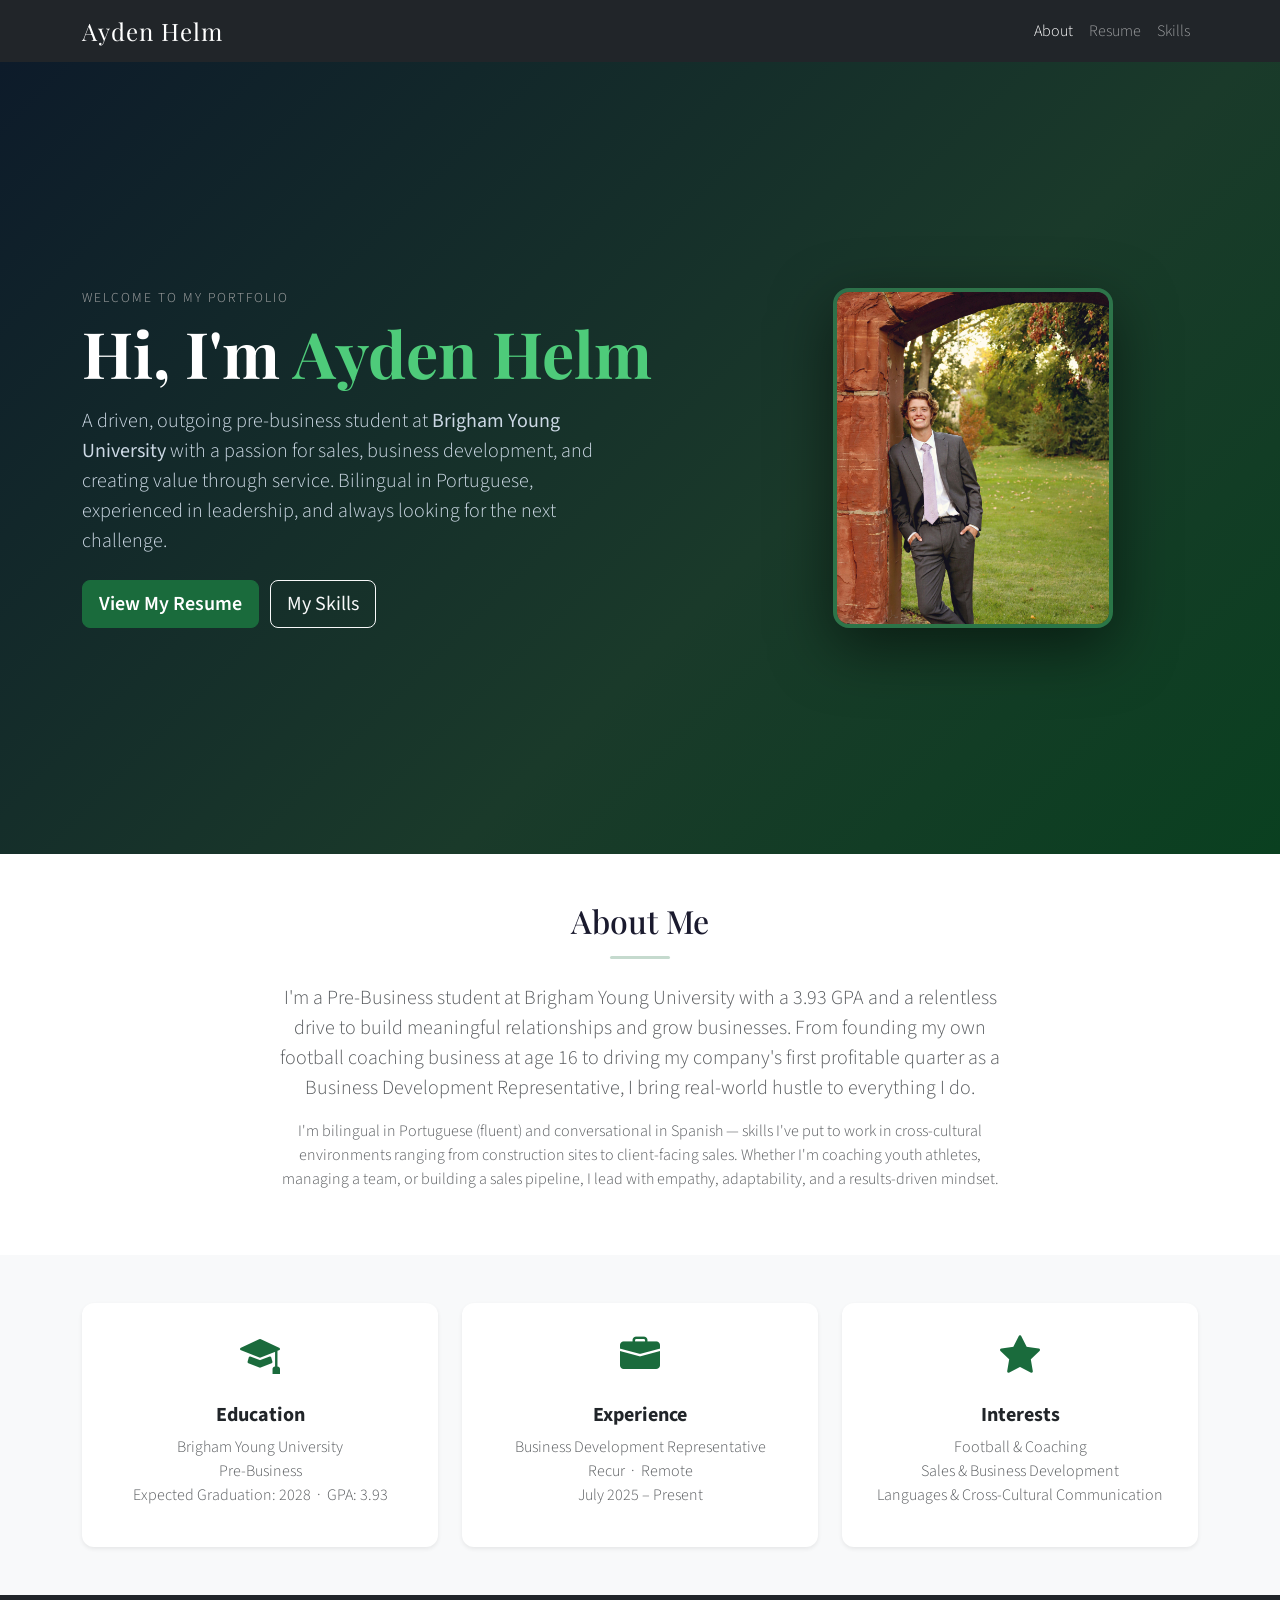
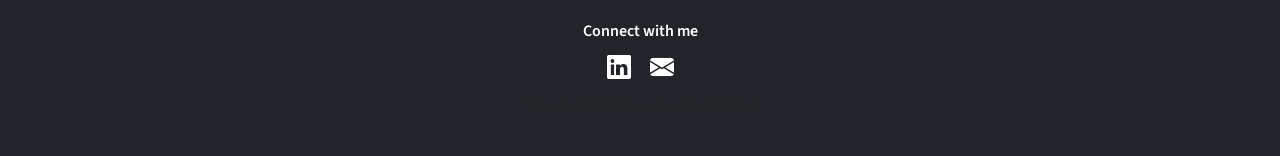
<file: index.html>
<!DOCTYPE html>
<html lang="en">
<head>
  <meta charset="UTF-8" />
  <meta name="viewport" content="width=device-width, initial-scale=1.0"/>
  <title>Ayden Helm | Portfolio</title>
  <link href="https://cdn.jsdelivr.net/npm/bootstrap@5.3.2/dist/css/bootstrap.min.css" rel="stylesheet"/>
  <link href="https://fonts.googleapis.com/css2?family=Playfair+Display:wght@700&family=Source+Sans+3:wght@300;400;600&display=swap" rel="stylesheet"/>
  <link rel="stylesheet" href="https://cdn.jsdelivr.net/npm/bootstrap-icons@1.11.3/font/bootstrap-icons.min.css"/>
  <link rel="stylesheet" href="custom1.css"/>
</head>
<body>

<nav class="navbar navbar-expand-lg navbar-dark bg-dark sticky-top">
  <div class="container">
    <a class="navbar-brand brand-name" href="index.html">Ayden Helm</a>
    <button class="navbar-toggler" type="button" data-bs-toggle="collapse" data-bs-target="#navbarNav">
      <span class="navbar-toggler-icon"></span>
    </button>
    <div class="collapse navbar-collapse" id="navbarNav">
      <ul class="navbar-nav ms-auto">
        <li class="nav-item"><a class="nav-link active" href="index.html">About</a></li>
        <li class="nav-item"><a class="nav-link" href="resume.html">Resume</a></li>
        <li class="nav-item"><a class="nav-link" href="skills.html">Skills</a></li>
      </ul>
    </div>
  </div>
</nav>

<section class="hero-section text-white d-flex align-items-center">
  <div class="container">
    <div class="row align-items-center">
      <div class="col-lg-7">
        <p class="hero-subtitle text-uppercase letter-spacing mb-2">Welcome to my portfolio</p>
        <h1 class="hero-title display-3 fw-bold mb-3">Hi, I'm <span class="text-accent">Ayden Helm</span></h1>
        <p class="hero-desc lead mb-4">
          A driven, outgoing pre-business student at <strong>Brigham Young University</strong> with a passion
          for sales, business development, and creating value through service. Bilingual in Portuguese,
          experienced in leadership, and always looking for the next challenge.
        </p>
        <a href="resume.html" class="btn btn-accent btn-lg me-2">View My Resume</a>
        <a href="skills.html" class="btn btn-outline-light btn-lg">My Skills</a>
      </div>
      <div class="col-lg-5 text-center mt-4 mt-lg-0">
        <img src="profile.jpg" alt="Ayden Helm" class="profile-photo mx-auto d-block"/>
      </div>
    </div>
  </div>
</section>

<section class="py-5 bg-white">
  <div class="container">
    <div class="row justify-content-center">
      <div class="col-lg-8 text-center">
        <h2 class="section-title mb-3">About Me</h2>
        <hr class="title-divider mx-auto mb-4"/>
        <p class="lead text-muted">
          I'm a Pre-Business student at Brigham Young University with a 3.93 GPA and a relentless drive to build
          meaningful relationships and grow businesses. From founding my own football coaching business at age 16
          to driving my company's first profitable quarter as a Business Development Representative, I bring
          real-world hustle to everything I do.
        </p>
        <p class="text-muted mt-3">
          I'm bilingual in Portuguese (fluent) and conversational in Spanish — skills I've put to work in
          cross-cultural environments ranging from construction sites to client-facing sales. Whether I'm
          coaching youth athletes, managing a team, or building a sales pipeline, I lead with empathy,
          adaptability, and a results-driven mindset.
        </p>
      </div>
    </div>
  </div>
</section>

<section class="py-5 bg-light">
  <div class="container">
    <div class="row text-center g-4">
      <div class="col-md-4">
        <div class="card h-100 shadow-sm border-0 highlight-card">
          <div class="card-body py-4">
            <i class="bi bi-mortarboard-fill highlight-icon mb-3"></i>
            <h5 class="fw-bold">Education</h5>
            <p class="text-muted">Brigham Young University<br/>Pre-Business<br/>Expected Graduation: 2028 &nbsp;·&nbsp; GPA: 3.93</p>
          </div>
        </div>
      </div>
      <div class="col-md-4">
        <div class="card h-100 shadow-sm border-0 highlight-card">
          <div class="card-body py-4">
            <i class="bi bi-briefcase-fill highlight-icon mb-3"></i>
            <h5 class="fw-bold">Experience</h5>
            <p class="text-muted">Business Development Representative<br/>Recur &nbsp;·&nbsp; Remote<br/>July 2025 – Present</p>
          </div>
        </div>
      </div>
      <div class="col-md-4">
        <div class="card h-100 shadow-sm border-0 highlight-card">
          <div class="card-body py-4">
            <i class="bi bi-star-fill highlight-icon mb-3"></i>
            <h5 class="fw-bold">Interests</h5>
            <p class="text-muted">Football &amp; Coaching<br/>Sales &amp; Business Development<br/>Languages &amp; Cross-Cultural Communication</p>
          </div>
        </div>
      </div>
    </div>
  </div>
</section>

<section class="py-4 bg-dark text-white text-center">
  <div class="container">
    <p class="mb-2 fw-semibold">Connect with me</p>
    <a href="https://www.linkedin.com/in/ayden-helm-78b754366/" class="text-white mx-2 fs-4" target="_blank" title="LinkedIn"><i class="bi bi-linkedin"></i></a>
    <a href="mailto:Aydenhelm1@gmail.com" class="text-white mx-2 fs-4" title="Email"><i class="bi bi-envelope-fill"></i></a>
    <p class="mt-2 text-muted small">Aydenhelm1@gmail.com &nbsp;·&nbsp; 801-289-6078</p>
  </div>
</section>

<script src="https://cdn.jsdelivr.net/npm/bootstrap@5.3.2/dist/js/bootstrap.bundle.min.js"></script>
</body>
</html>
</file>
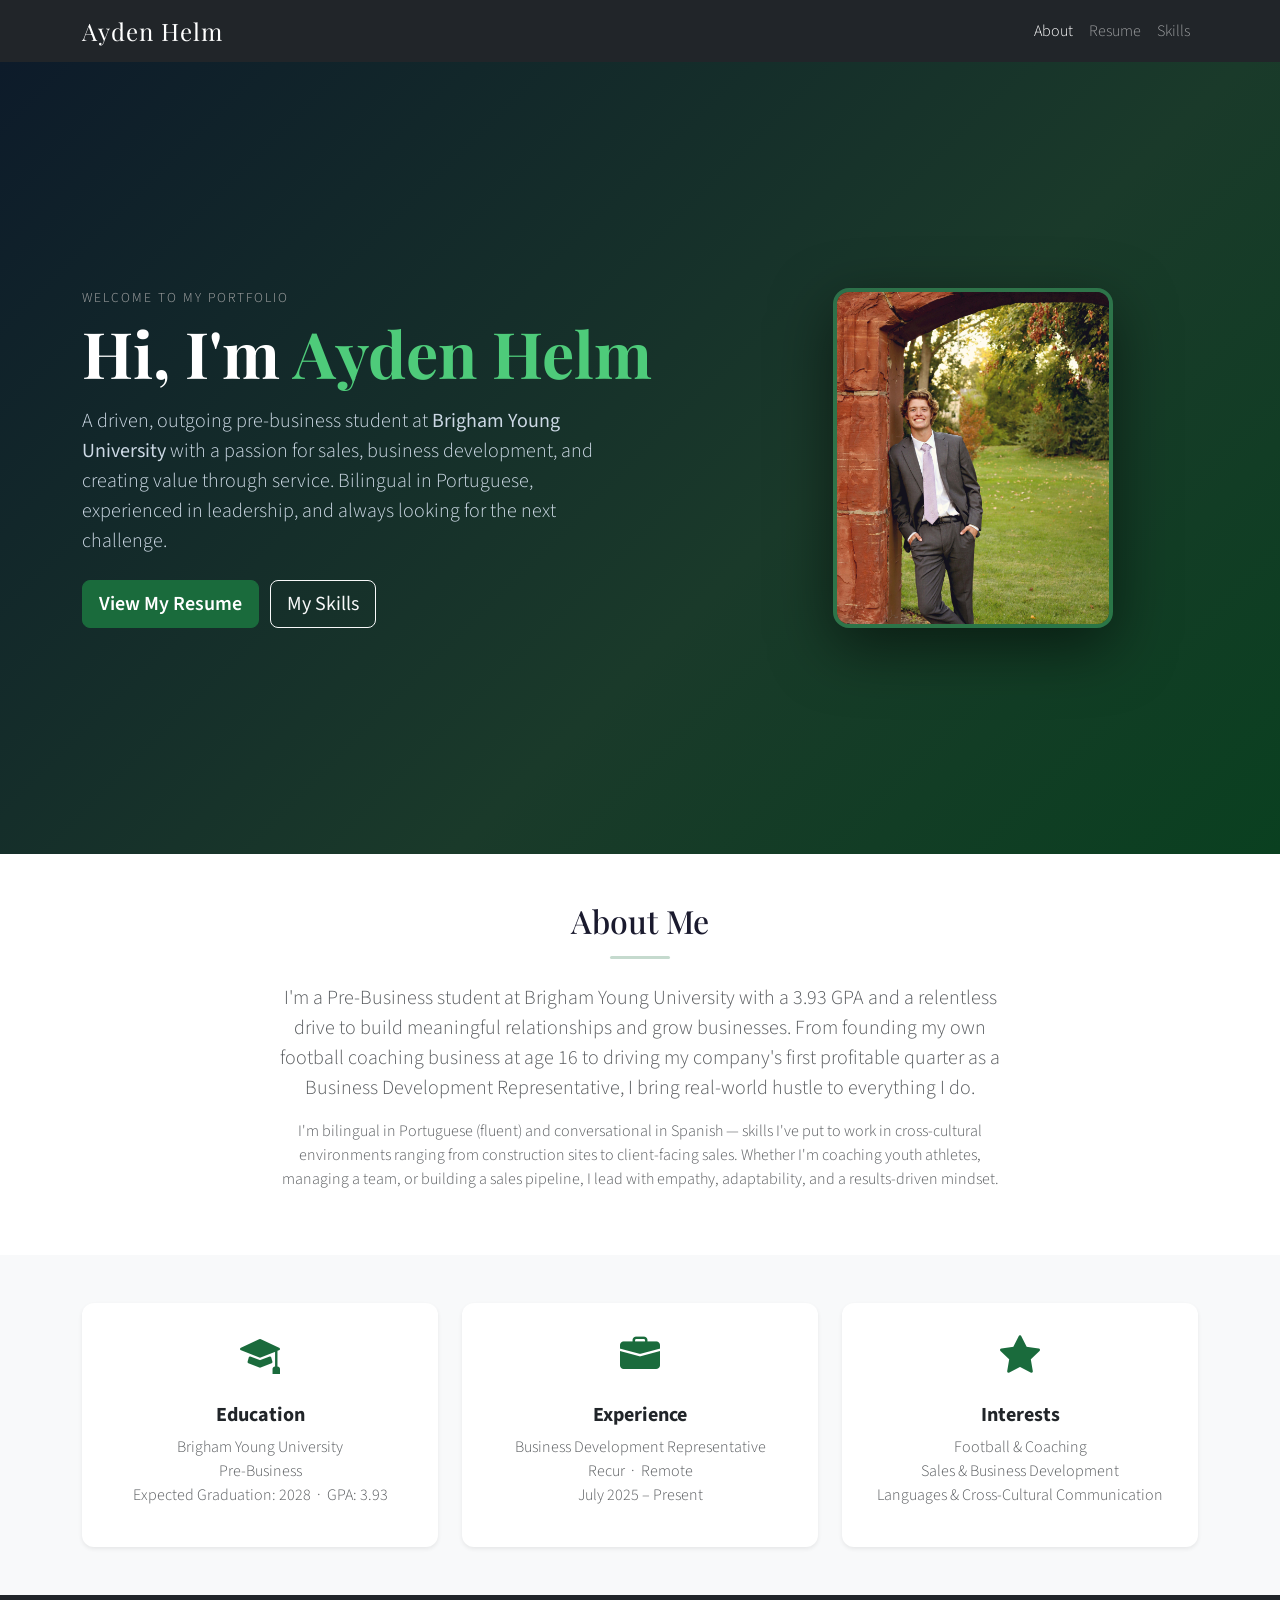
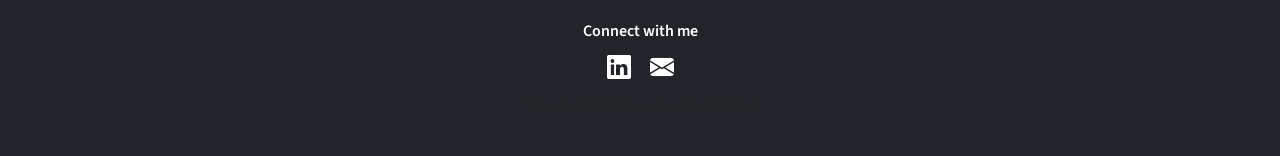
<file: index (1).html>
<!DOCTYPE html>
<html lang="en">
<head>
  <meta charset="UTF-8" />
  <meta name="viewport" content="width=device-width, initial-scale=1.0"/>
  <title>Ayden Helm | Portfolio</title>
  <link href="https://cdn.jsdelivr.net/npm/bootstrap@5.3.2/dist/css/bootstrap.min.css" rel="stylesheet"/>
  <link href="https://fonts.googleapis.com/css2?family=Playfair+Display:wght@700&family=Source+Sans+3:wght@300;400;600&display=swap" rel="stylesheet"/>
  <link rel="stylesheet" href="https://cdn.jsdelivr.net/npm/bootstrap-icons@1.11.3/font/bootstrap-icons.min.css"/>
  <link rel="stylesheet" href="custom1.css"/>
</head>
<body>

<nav class="navbar navbar-expand-lg navbar-dark bg-dark sticky-top">
  <div class="container">
    <a class="navbar-brand brand-name" href="index.html">Ayden Helm</a>
    <button class="navbar-toggler" type="button" data-bs-toggle="collapse" data-bs-target="#navbarNav">
      <span class="navbar-toggler-icon"></span>
    </button>
    <div class="collapse navbar-collapse" id="navbarNav">
      <ul class="navbar-nav ms-auto">
        <li class="nav-item"><a class="nav-link active" href="index.html">About</a></li>
        <li class="nav-item"><a class="nav-link" href="resume.html">Resume</a></li>
        <li class="nav-item"><a class="nav-link" href="skills.html">Skills</a></li>
      </ul>
    </div>
  </div>
</nav>

<section class="hero-section text-white d-flex align-items-center">
  <div class="container">
    <div class="row align-items-center">
      <div class="col-lg-7">
        <p class="hero-subtitle text-uppercase letter-spacing mb-2">Welcome to my portfolio</p>
        <h1 class="hero-title display-3 fw-bold mb-3">Hi, I'm <span class="text-accent">Ayden Helm</span></h1>
        <p class="hero-desc lead mb-4">
          A driven, outgoing pre-business student at <strong>Brigham Young University</strong> with a passion
          for sales, business development, and creating value through service. Bilingual in Portuguese,
          experienced in leadership, and always looking for the next challenge.
        </p>
        <a href="resume.html" class="btn btn-accent btn-lg me-2">View My Resume</a>
        <a href="skills.html" class="btn btn-outline-light btn-lg">My Skills</a>
      </div>
      <div class="col-lg-5 text-center mt-4 mt-lg-0">
        <img src="profile.jpg" alt="Ayden Helm" class="profile-photo mx-auto d-block"/>
      </div>
    </div>
  </div>
</section>

<section class="py-5 bg-white">
  <div class="container">
    <div class="row justify-content-center">
      <div class="col-lg-8 text-center">
        <h2 class="section-title mb-3">About Me</h2>
        <hr class="title-divider mx-auto mb-4"/>
        <p class="lead text-muted">
          I'm a Pre-Business student at Brigham Young University with a 3.93 GPA and a relentless drive to build
          meaningful relationships and grow businesses. From founding my own football coaching business at age 16
          to driving my company's first profitable quarter as a Business Development Representative, I bring
          real-world hustle to everything I do.
        </p>
        <p class="text-muted mt-3">
          I'm bilingual in Portuguese (fluent) and conversational in Spanish — skills I've put to work in
          cross-cultural environments ranging from construction sites to client-facing sales. Whether I'm
          coaching youth athletes, managing a team, or building a sales pipeline, I lead with empathy,
          adaptability, and a results-driven mindset.
        </p>
      </div>
    </div>
  </div>
</section>

<section class="py-5 bg-light">
  <div class="container">
    <div class="row text-center g-4">
      <div class="col-md-4">
        <div class="card h-100 shadow-sm border-0 highlight-card">
          <div class="card-body py-4">
            <i class="bi bi-mortarboard-fill highlight-icon mb-3"></i>
            <h5 class="fw-bold">Education</h5>
            <p class="text-muted">Brigham Young University<br/>Pre-Business<br/>Expected Graduation: 2028 &nbsp;·&nbsp; GPA: 3.93</p>
          </div>
        </div>
      </div>
      <div class="col-md-4">
        <div class="card h-100 shadow-sm border-0 highlight-card">
          <div class="card-body py-4">
            <i class="bi bi-briefcase-fill highlight-icon mb-3"></i>
            <h5 class="fw-bold">Experience</h5>
            <p class="text-muted">Business Development Representative<br/>Recur &nbsp;·&nbsp; Remote<br/>July 2025 – Present</p>
          </div>
        </div>
      </div>
      <div class="col-md-4">
        <div class="card h-100 shadow-sm border-0 highlight-card">
          <div class="card-body py-4">
            <i class="bi bi-star-fill highlight-icon mb-3"></i>
            <h5 class="fw-bold">Interests</h5>
            <p class="text-muted">Football &amp; Coaching<br/>Sales &amp; Business Development<br/>Languages &amp; Cross-Cultural Communication</p>
          </div>
        </div>
      </div>
    </div>
  </div>
</section>

<section class="py-4 bg-dark text-white text-center">
  <div class="container">
    <p class="mb-2 fw-semibold">Connect with me</p>
    <a href="https://linkedin.com/in/aydenhelm" class="text-white mx-2 fs-4" target="_blank" title="LinkedIn"><i class="bi bi-linkedin"></i></a>
    <a href="mailto:Aydenhelm1@gmail.com" class="text-white mx-2 fs-4" title="Email"><i class="bi bi-envelope-fill"></i></a>
    <p class="mt-2 text-muted small">Aydenhelm1@gmail.com &nbsp;·&nbsp; 801-289-6078</p>
  </div>
</section>

<script src="https://cdn.jsdelivr.net/npm/bootstrap@5.3.2/dist/js/bootstrap.bundle.min.js"></script>
</body>
</html>
</file>
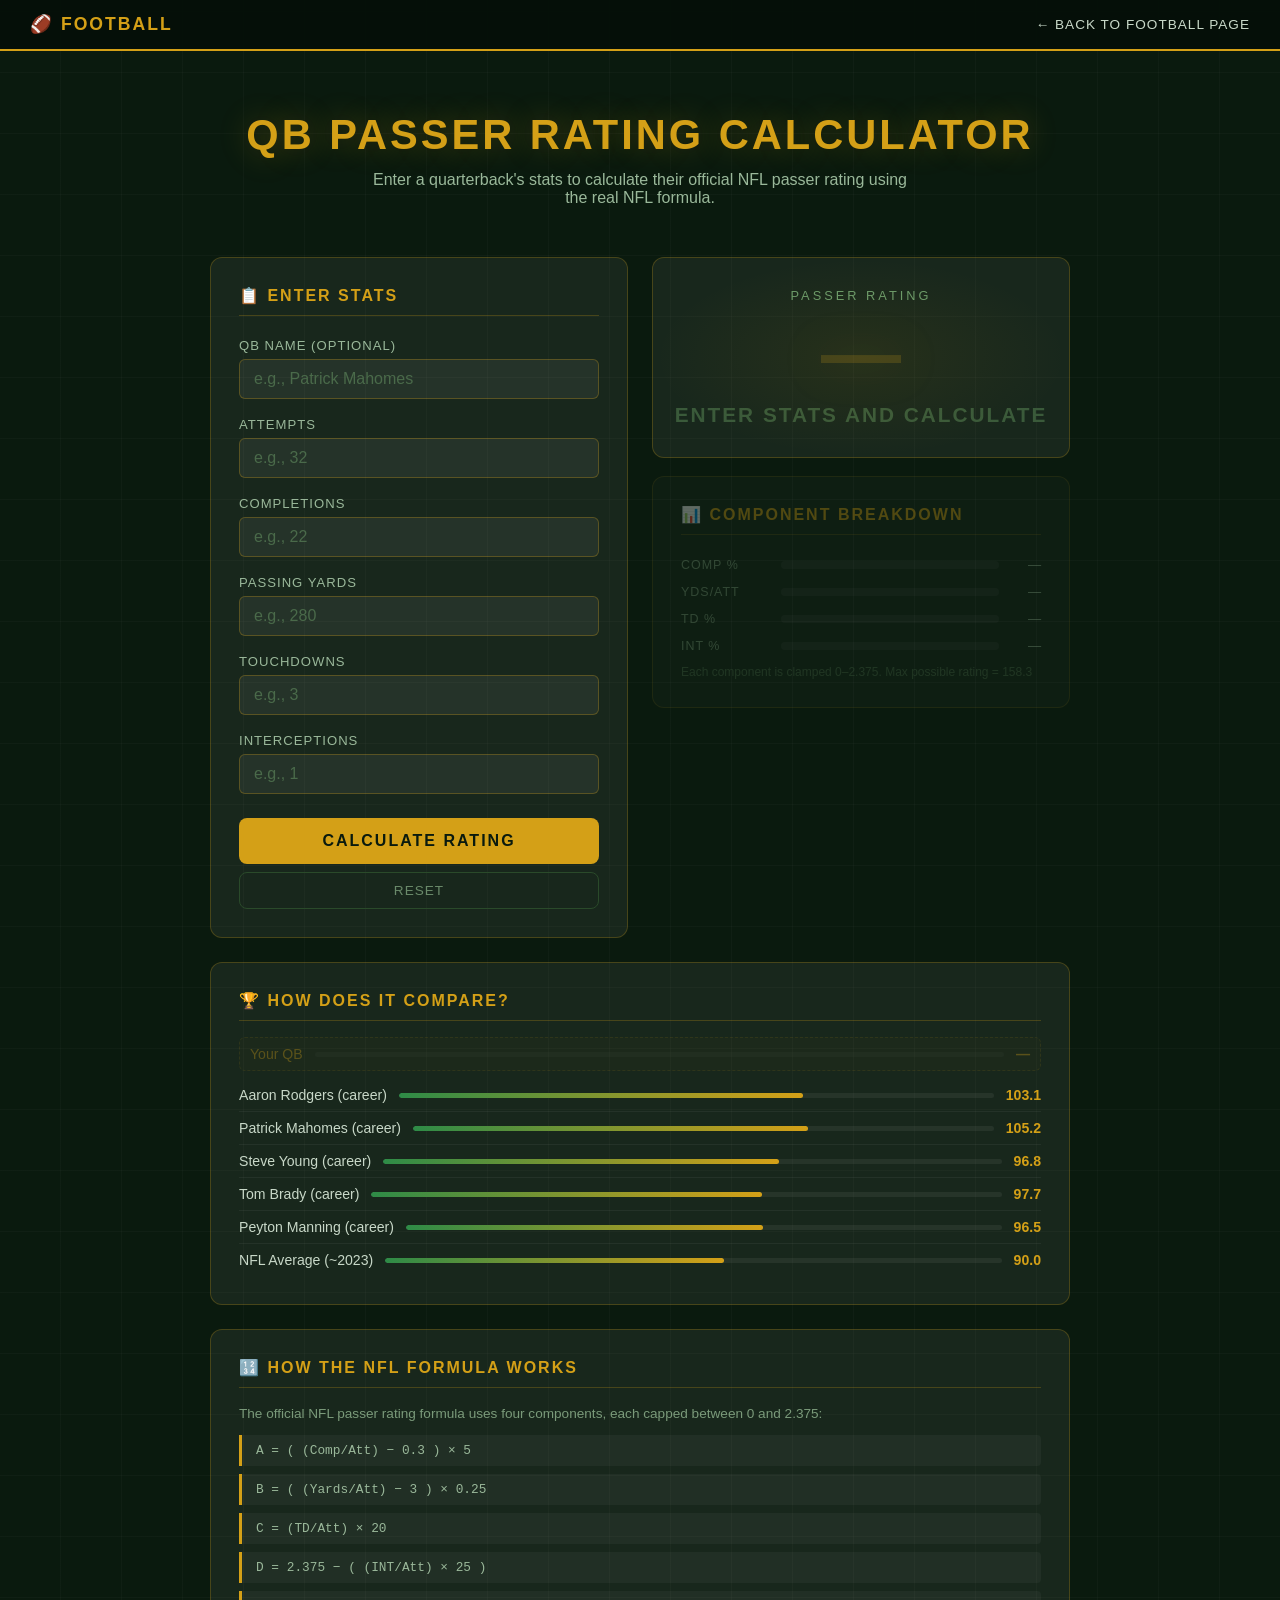
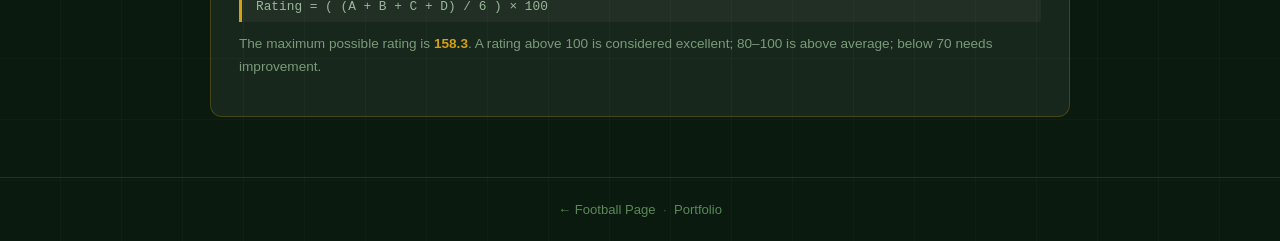
<file: qb-calculator.html>
<!DOCTYPE html>
<html lang="en">
<head>
  <meta charset="UTF-8"/>
  <meta name="viewport" content="width=device-width, initial-scale=1.0"/>
  <title>NFL QB Passer Rating Calculator</title>
  <style>
    :root {
      --green: #1a5c2a;
      --green-light: #2e8b47;
      --gold: #d4a017;
      --gold-light: #f0bc30;
      --dark: #0a1a0e;
      --card-bg: rgba(255,255,255,0.06);
      --border: rgba(212,160,23,0.25);
    }

    * { box-sizing: border-box; margin: 0; padding: 0; }

    body {
      font-family: 'Arial', sans-serif;
      background: #0a1a0e;
      background-image:
        repeating-linear-gradient(0deg, transparent, transparent 60px,
          rgba(255,255,255,0.025) 60px, rgba(255,255,255,0.025) 61px),
        repeating-linear-gradient(90deg, transparent, transparent 60px,
          rgba(255,255,255,0.025) 60px, rgba(255,255,255,0.025) 61px);
      color: #e8f0e8;
      min-height: 100vh;
    }

    /* ---- Nav ---- */
    nav {
      background: rgba(5,15,8,0.95);
      border-bottom: 2px solid var(--gold);
      padding: 14px 30px;
      display: flex;
      justify-content: space-between;
      align-items: center;
    }
    nav .logo {
      font-size: 1.1rem;
      font-weight: 900;
      color: var(--gold);
      text-transform: uppercase;
      letter-spacing: 2px;
      text-decoration: none;
    }
    nav a.back {
      color: #c8d8c8;
      text-decoration: none;
      font-size: 0.85rem;
      letter-spacing: 1px;
      text-transform: uppercase;
      transition: color 0.2s;
    }
    nav a.back:hover { color: var(--gold); }

    /* ---- Hero ---- */
    .hero {
      text-align: center;
      padding: 60px 20px 30px;
    }
    .hero h1 {
      font-size: 2.6rem;
      font-weight: 900;
      color: var(--gold);
      text-transform: uppercase;
      letter-spacing: 3px;
      text-shadow: 0 0 30px rgba(212,160,23,0.3);
    }
    .hero p {
      color: #9ab89a;
      margin-top: 12px;
      font-size: 1rem;
      max-width: 560px;
      margin-left: auto;
      margin-right: auto;
    }

    /* ---- Main Layout ---- */
    .main-container {
      max-width: 900px;
      margin: 0 auto;
      padding: 20px 20px 60px;
      display: grid;
      grid-template-columns: 1fr 1fr;
      gap: 24px;
    }

    @media (max-width: 680px) {
      .main-container { grid-template-columns: 1fr; }
      .result-panel { grid-column: 1; }
    }

    /* ---- Card ---- */
    .card {
      background: var(--card-bg);
      border: 1px solid var(--border);
      border-radius: 12px;
      padding: 28px;
    }

    .card h2 {
      font-size: 1rem;
      text-transform: uppercase;
      letter-spacing: 2px;
      color: var(--gold);
      margin-bottom: 22px;
      border-bottom: 1px solid var(--border);
      padding-bottom: 10px;
    }

    /* ---- Form ---- */
    .input-group {
      margin-bottom: 18px;
    }
    .input-group label {
      display: block;
      font-size: 0.82rem;
      text-transform: uppercase;
      letter-spacing: 1px;
      color: #9ab89a;
      margin-bottom: 6px;
    }
    .input-group input {
      width: 100%;
      background: rgba(255,255,255,0.06);
      border: 1px solid rgba(212,160,23,0.3);
      border-radius: 6px;
      padding: 10px 14px;
      color: #e8f0e8;
      font-size: 1rem;
      transition: border-color 0.2s;
      outline: none;
    }
    .input-group input:focus {
      border-color: var(--gold);
      background: rgba(255,255,255,0.09);
    }
    .input-group input::placeholder { color: #4a6a4a; }

    .input-group .hint {
      font-size: 0.75rem;
      color: #4a7a4a;
      margin-top: 4px;
    }

    .btn-calc {
      width: 100%;
      background: var(--gold);
      color: #0a1a0e;
      font-weight: 900;
      font-size: 1rem;
      text-transform: uppercase;
      letter-spacing: 2px;
      border: none;
      border-radius: 8px;
      padding: 14px;
      cursor: pointer;
      margin-top: 6px;
      transition: background 0.2s, transform 0.1s;
    }
    .btn-calc:hover { background: var(--gold-light); transform: scale(1.02); }
    .btn-calc:active { transform: scale(0.98); }

    .btn-reset {
      width: 100%;
      background: transparent;
      color: #6a8a6a;
      font-size: 0.85rem;
      text-transform: uppercase;
      letter-spacing: 1px;
      border: 1px solid #2a4a2a;
      border-radius: 8px;
      padding: 10px;
      cursor: pointer;
      margin-top: 8px;
      transition: border-color 0.2s, color 0.2s;
    }
    .btn-reset:hover { border-color: #4a7a4a; color: #9ab89a; }

    /* ---- Result Panel ---- */
    .result-panel {
      display: flex;
      flex-direction: column;
      gap: 18px;
    }

    /* Rating Display */
    .rating-display {
      text-align: center;
      padding: 30px 20px;
      position: relative;
      overflow: hidden;
    }

    .rating-display::before {
      content: '';
      position: absolute;
      inset: 0;
      border-radius: 12px;
      background: radial-gradient(ellipse at center, rgba(212,160,23,0.08) 0%, transparent 70%);
    }

    .rating-label {
      font-size: 0.8rem;
      text-transform: uppercase;
      letter-spacing: 3px;
      color: #6a9a6a;
      margin-bottom: 10px;
    }

    .rating-number {
      font-size: 5rem;
      font-weight: 900;
      color: var(--gold);
      line-height: 1;
      text-shadow: 0 0 40px rgba(212,160,23,0.4);
      transition: all 0.4s;
    }

    .rating-number.hidden { opacity: 0.2; }

    .rating-grade {
      font-size: 1.3rem;
      font-weight: bold;
      margin-top: 10px;
      text-transform: uppercase;
      letter-spacing: 2px;
      transition: color 0.4s;
    }

    .grade-elite { color: #00e676; }
    .grade-great { color: #69f0ae; }
    .grade-good  { color: #b9f6ca; }
    .grade-avg   { color: #ffd54f; }
    .grade-poor  { color: #ff8a65; }
    .grade-bad   { color: #ef5350; }
    .grade-empty { color: #3a5a3a; }

    /* Component Bars */
    .component-bars { }
    .comp-row {
      display: flex;
      align-items: center;
      margin-bottom: 12px;
      gap: 10px;
    }
    .comp-name {
      font-size: 0.78rem;
      text-transform: uppercase;
      letter-spacing: 1px;
      color: #7a9a7a;
      width: 90px;
      flex-shrink: 0;
    }
    .comp-bar-bg {
      flex: 1;
      height: 8px;
      background: rgba(255,255,255,0.07);
      border-radius: 4px;
      overflow: hidden;
    }
    .comp-bar-fill {
      height: 100%;
      border-radius: 4px;
      background: var(--gold);
      width: 0%;
      transition: width 0.5s ease;
    }
    .comp-value {
      font-size: 0.82rem;
      color: #9ab89a;
      width: 32px;
      text-align: right;
      flex-shrink: 0;
    }

    /* Formula Explanation */
    .formula-card h2 { margin-bottom: 14px; }
    .formula-card p {
      font-size: 0.85rem;
      color: #7a9a7a;
      line-height: 1.7;
      margin-bottom: 10px;
    }
    .formula-card .formula-step {
      background: rgba(255,255,255,0.04);
      border-left: 3px solid var(--gold);
      padding: 8px 14px;
      margin-bottom: 8px;
      border-radius: 0 4px 4px 0;
      font-size: 0.8rem;
      color: #9ab89a;
      font-family: 'Courier New', monospace;
    }

    /* Hall of Fame comparison */
    .hof-card h2 { margin-bottom: 16px; }
    .hof-row {
      display: flex;
      justify-content: space-between;
      align-items: center;
      padding: 8px 0;
      border-bottom: 1px solid rgba(255,255,255,0.05);
      font-size: 0.88rem;
    }
    .hof-row:last-child { border-bottom: none; }
    .hof-name { color: #c8d8c8; }
    .hof-rating { color: var(--gold); font-weight: bold; }
    .hof-bar-bg {
      flex: 1;
      height: 5px;
      background: rgba(255,255,255,0.06);
      border-radius: 3px;
      margin: 0 12px;
      overflow: hidden;
    }
    .hof-bar-fill {
      height: 100%;
      border-radius: 3px;
      background: linear-gradient(90deg, var(--green-light), var(--gold));
    }

    /* Your rating marker in HOF */
    .hof-your-row {
      background: rgba(212,160,23,0.07);
      border-radius: 6px;
      padding: 8px 10px;
      margin: 8px 0;
      border: 1px dashed rgba(212,160,23,0.3);
      display: flex;
      justify-content: space-between;
      align-items: center;
      font-size: 0.88rem;
    }
    .hof-your-row .hof-name { color: var(--gold); }

    .hidden-until-calc { opacity: 0.35; transition: opacity 0.4s; }
    .visible { opacity: 1 !important; }

    footer {
      text-align: center;
      padding: 24px;
      color: #3a5a3a;
      font-size: 0.82rem;
      border-top: 1px solid #1a3a1a;
    }
    footer a { color: #5a8a5a; text-decoration: none; }
    footer a:hover { color: var(--gold); }
  </style>
</head>
<body>

<nav>
  <a href="football.html" class="logo">🏈 Football</a>
  <a href="football.html" class="back">← Back to Football Page</a>
</nav>

<div class="hero">
  <h1>QB Passer Rating Calculator</h1>
  <p>Enter a quarterback's stats to calculate their official NFL passer rating using the real NFL formula.</p>
</div>

<div class="main-container">

  <!-- INPUT CARD -->
  <div class="card">
    <h2>📋 Enter Stats</h2>

    <div class="input-group">
      <label>QB Name (optional)</label>
      <input type="text" id="qbName" placeholder="e.g., Patrick Mahomes"/>
    </div>

    <div class="input-group">
      <label>Attempts</label>
      <input type="number" id="attempts" placeholder="e.g., 32" min="1"/>
    </div>

    <div class="input-group">
      <label>Completions</label>
      <input type="number" id="completions" placeholder="e.g., 22" min="0"/>
    </div>

    <div class="input-group">
      <label>Passing Yards</label>
      <input type="number" id="yards" placeholder="e.g., 280" min="0"/>
    </div>

    <div class="input-group">
      <label>Touchdowns</label>
      <input type="number" id="touchdowns" placeholder="e.g., 3" min="0"/>
    </div>

    <div class="input-group">
      <label>Interceptions</label>
      <input type="number" id="interceptions" placeholder="e.g., 1" min="0"/>
    </div>

    <button class="btn-calc" onclick="calculate()">Calculate Rating</button>
    <button class="btn-reset" onclick="resetAll()">Reset</button>
  </div>

  <!-- RIGHT COLUMN -->
  <div class="result-panel">

    <!-- Main Rating -->
    <div class="card rating-display">
      <div class="rating-label">Passer Rating</div>
      <div class="rating-number hidden" id="ratingNumber">—</div>
      <div class="rating-grade grade-empty" id="ratingGrade">Enter stats and calculate</div>
    </div>

    <!-- Component Breakdown -->
    <div class="card hidden-until-calc" id="componentCard">
      <h2>📊 Component Breakdown</h2>
      <div class="comp-row">
        <span class="comp-name">Comp %</span>
        <div class="comp-bar-bg"><div class="comp-bar-fill" id="bar-a"></div></div>
        <span class="comp-value" id="val-a">—</span>
      </div>
      <div class="comp-row">
        <span class="comp-name">Yds/Att</span>
        <div class="comp-bar-bg"><div class="comp-bar-fill" id="bar-b"></div></div>
        <span class="comp-value" id="val-b">—</span>
      </div>
      <div class="comp-row">
        <span class="comp-name">TD %</span>
        <div class="comp-bar-bg"><div class="comp-bar-fill" id="bar-c"></div></div>
        <span class="comp-value" id="val-c">—</span>
      </div>
      <div class="comp-row">
        <span class="comp-name">INT %</span>
        <div class="comp-bar-bg"><div class="comp-bar-fill" id="bar-d"></div></div>
        <span class="comp-value" id="val-d">—</span>
      </div>
      <p style="font-size:0.75rem; color:#4a6a4a; margin-top:8px;">Each component is clamped 0–2.375. Max possible rating = 158.3</p>
    </div>

  </div>

  <!-- HOF Comparison — full width -->
  <div class="card hof-card" style="grid-column: 1 / -1;">
    <h2>🏆 How Does It Compare?</h2>

    <!-- Your rating row (hidden until calculated) -->
    <div class="hof-your-row hidden-until-calc" id="yourRow">
      <span class="hof-name" id="yourName">Your QB</span>
      <div class="hof-bar-bg"><div class="hof-bar-fill" id="yourBar" style="width:0%"></div></div>
      <span class="hof-rating" id="yourRating">—</span>
    </div>

    <div class="hof-row">
      <span class="hof-name">Aaron Rodgers (career)</span>
      <div class="hof-bar-bg"><div class="hof-bar-fill" style="width:68%"></div></div>
      <span class="hof-rating">103.1</span>
    </div>
    <div class="hof-row">
      <span class="hof-name">Patrick Mahomes (career)</span>
      <div class="hof-bar-bg"><div class="hof-bar-fill" style="width:68%"></div></div>
      <span class="hof-rating">105.2</span>
    </div>
    <div class="hof-row">
      <span class="hof-name">Steve Young (career)</span>
      <div class="hof-bar-bg"><div class="hof-bar-fill" style="width:64%"></div></div>
      <span class="hof-rating">96.8</span>
    </div>
    <div class="hof-row">
      <span class="hof-name">Tom Brady (career)</span>
      <div class="hof-bar-bg"><div class="hof-bar-fill" style="width:62%"></div></div>
      <span class="hof-rating">97.7</span>
    </div>
    <div class="hof-row">
      <span class="hof-name">Peyton Manning (career)</span>
      <div class="hof-bar-bg"><div class="hof-bar-fill" style="width:60%"></div></div>
      <span class="hof-rating">96.5</span>
    </div>
    <div class="hof-row">
      <span class="hof-name">NFL Average (~2023)</span>
      <div class="hof-bar-bg"><div class="hof-bar-fill" style="width:55%"></div></div>
      <span class="hof-rating">90.0</span>
    </div>
  </div>

  <!-- Formula Card — full width -->
  <div class="card formula-card" style="grid-column: 1 / -1;">
    <h2>🔢 How the NFL Formula Works</h2>
    <p>The official NFL passer rating formula uses four components, each capped between 0 and 2.375:</p>
    <div class="formula-step">A = ( (Comp/Att) − 0.3 ) × 5</div>
    <div class="formula-step">B = ( (Yards/Att) − 3 ) × 0.25</div>
    <div class="formula-step">C = (TD/Att) × 20</div>
    <div class="formula-step">D = 2.375 − ( (INT/Att) × 25 )</div>
    <div class="formula-step">Rating = ( (A + B + C + D) / 6 ) × 100</div>
    <p style="margin-top:10px;">The maximum possible rating is <strong style="color:var(--gold)">158.3</strong>. A rating above 100 is considered excellent; 80–100 is above average; below 70 needs improvement.</p>
  </div>

</div>

<footer>
  <a href="football.html">← Football Page</a> &nbsp;·&nbsp;
  <a href="index.html">Portfolio</a>
</footer>

<script>
  function clamp(val, min, max) {
    return Math.min(Math.max(val, min), max);
  }

  function calculate() {
    const att   = parseFloat(document.getElementById('attempts').value);
    const comp  = parseFloat(document.getElementById('completions').value);
    const yards = parseFloat(document.getElementById('yards').value);
    const td    = parseFloat(document.getElementById('touchdowns').value);
    const ints  = parseFloat(document.getElementById('interceptions').value);
    const name  = document.getElementById('qbName').value.trim() || 'Your QB';

    // Validation
    if (isNaN(att) || att <= 0) { alert('Please enter a valid number of attempts (must be > 0).'); return; }
    if (isNaN(comp) || isNaN(yards) || isNaN(td) || isNaN(ints)) { alert('Please fill in all stat fields.'); return; }
    if (comp > att) { alert('Completions cannot exceed attempts.'); return; }
    if (td > att || ints > att) { alert('TDs and INTs cannot exceed attempts.'); return; }

    // Four components
    const a = clamp(((comp / att) - 0.3) * 5,   0, 2.375);
    const b = clamp(((yards / att) - 3) * 0.25, 0, 2.375);
    const c = clamp((td / att) * 20,             0, 2.375);
    const d = clamp(2.375 - ((ints / att) * 25), 0, 2.375);

    const rating = ((a + b + c + d) / 6) * 100;
    const rounded = Math.round(rating * 10) / 10;

    // Update main display
    const ratingEl = document.getElementById('ratingNumber');
    ratingEl.textContent = rounded.toFixed(1);
    ratingEl.classList.remove('hidden');

    // Grade
    let grade, gradeClass;
    if (rounded >= 130)      { grade = '🐐 All-Time Great';   gradeClass = 'grade-elite'; }
    else if (rounded >= 110) { grade = '⭐ Elite Performance'; gradeClass = 'grade-elite'; }
    else if (rounded >= 100) { grade = '🔥 Excellent';         gradeClass = 'grade-great'; }
    else if (rounded >= 90)  { grade = '✅ Above Average';     gradeClass = 'grade-good';  }
    else if (rounded >= 80)  { grade = '➡️ Average';           gradeClass = 'grade-avg';   }
    else if (rounded >= 65)  { grade = '⚠️ Below Average';    gradeClass = 'grade-poor';  }
    else                     { grade = '❌ Struggling';        gradeClass = 'grade-bad';   }

    const gradeEl = document.getElementById('ratingGrade');
    gradeEl.textContent = grade;
    gradeEl.className = 'rating-grade ' + gradeClass;

    // Component bars (each out of 2.375 max)
    const components = [
      { bar: 'bar-a', val: 'val-a', value: a },
      { bar: 'bar-b', val: 'val-b', value: b },
      { bar: 'bar-c', val: 'val-c', value: c },
      { bar: 'bar-d', val: 'val-d', value: d },
    ];
    components.forEach(comp => {
      document.getElementById(comp.bar).style.width = ((comp.value / 2.375) * 100) + '%';
      document.getElementById(comp.val).textContent = (Math.round(comp.value * 100) / 100).toFixed(2);
    });

    // Show hidden cards
    document.getElementById('componentCard').classList.add('visible');
    document.getElementById('yourRow').classList.add('visible');

    // Your bar in HOF (max rating ~158.3, scale bar to that)
    document.getElementById('yourName').textContent = name;
    document.getElementById('yourRating').textContent = rounded.toFixed(1);
    document.getElementById('yourBar').style.width = ((rounded / 158.3) * 100) + '%';
  }

  function resetAll() {
    ['attempts','completions','yards','touchdowns','interceptions','qbName'].forEach(id => {
      document.getElementById(id).value = '';
    });
    document.getElementById('ratingNumber').textContent = '—';
    document.getElementById('ratingNumber').classList.add('hidden');
    document.getElementById('ratingGrade').textContent = 'Enter stats and calculate';
    document.getElementById('ratingGrade').className = 'rating-grade grade-empty';
    ['bar-a','bar-b','bar-c','bar-d'].forEach(id => document.getElementById(id).style.width = '0%');
    ['val-a','val-b','val-c','val-d'].forEach(id => document.getElementById(id).textContent = '—');
    document.getElementById('componentCard').classList.remove('visible');
    document.getElementById('yourRow').classList.remove('visible');
    document.getElementById('yourBar').style.width = '0%';
  }

  // Allow Enter key to trigger calculation
  document.addEventListener('keydown', e => { if (e.key === 'Enter') calculate(); });
</script>

</body>
</html>
</file>
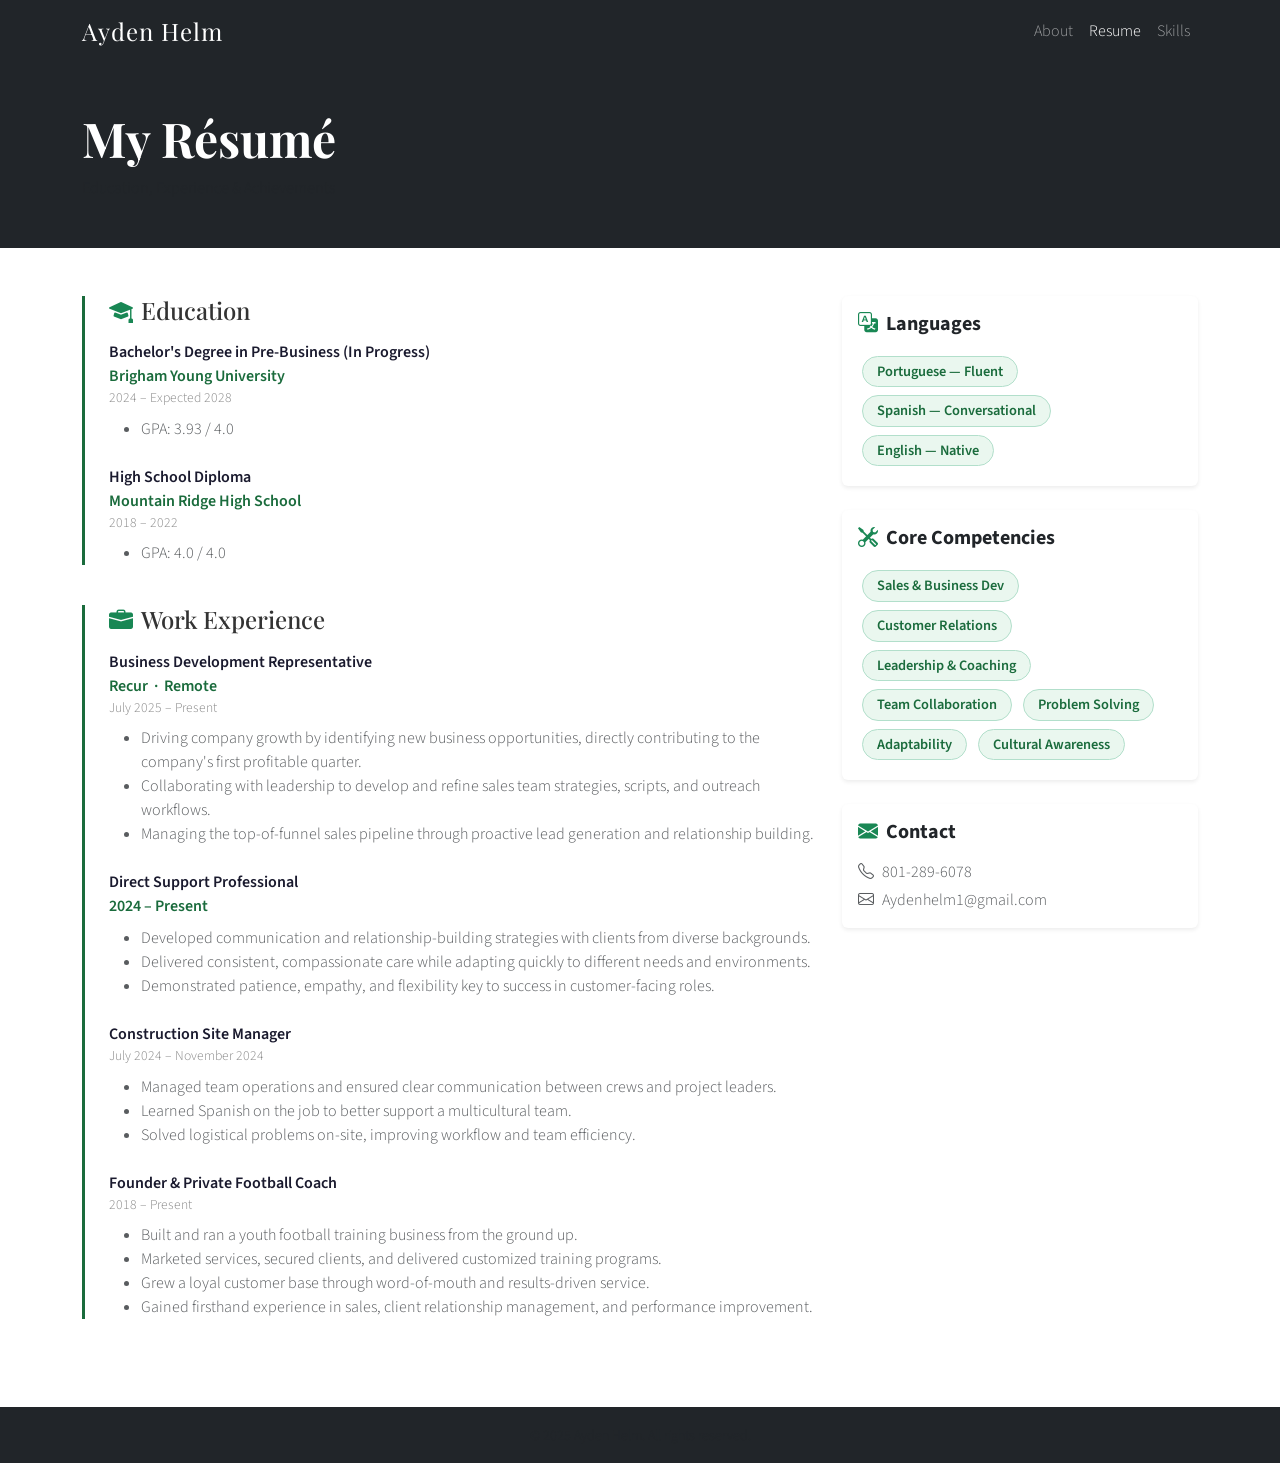
<file: resume (1).html>
<!DOCTYPE html>
<html lang="en">
<head>
  <meta charset="UTF-8"/>
  <meta name="viewport" content="width=device-width, initial-scale=1.0"/>
  <title>Resume | Ayden Helm</title>
  <link href="https://cdn.jsdelivr.net/npm/bootstrap@5.3.2/dist/css/bootstrap.min.css" rel="stylesheet"/>
  <link href="https://fonts.googleapis.com/css2?family=Playfair+Display:wght@700&family=Source+Sans+3:wght@300;400;600&display=swap" rel="stylesheet"/>
  <link rel="stylesheet" href="https://cdn.jsdelivr.net/npm/bootstrap-icons@1.11.3/font/bootstrap-icons.min.css"/>
  <link rel="stylesheet" href="custom1.css"/>
</head>
<body>

<nav class="navbar navbar-expand-lg navbar-dark bg-dark sticky-top">
  <div class="container">
    <a class="navbar-brand brand-name" href="index.html">Ayden Helm</a>
    <button class="navbar-toggler" type="button" data-bs-toggle="collapse" data-bs-target="#navbarNav">
      <span class="navbar-toggler-icon"></span>
    </button>
    <div class="collapse navbar-collapse" id="navbarNav">
      <ul class="navbar-nav ms-auto">
        <li class="nav-item"><a class="nav-link" href="index.html">About</a></li>
        <li class="nav-item"><a class="nav-link active" href="resume.html">Resume</a></li>
        <li class="nav-item"><a class="nav-link" href="skills.html">Skills</a></li>
      </ul>
    </div>
  </div>
</nav>

<div class="bg-dark text-white py-5">
  <div class="container">
    <h1 class="display-5 fw-bold" style="font-family:'Playfair Display',serif;">My Résumé</h1>
    <p class="text-muted mb-0">Education, Experience &amp; Achievements</p>
  </div>
</div>

<section class="py-5 bg-white">
  <div class="container">
    <div class="row">

      <div class="col-lg-8">

        <!-- Education -->
        <div class="resume-section">
          <h4 class="mb-3"><i class="bi bi-mortarboard-fill me-2 text-success"></i>Education</h4>
          <div class="resume-item">
            <div class="job-title">Bachelor's Degree in Pre-Business (In Progress)</div>
            <div class="company">Brigham Young University</div>
            <div class="dates">2024 – Expected 2028</div>
            <ul class="mt-2 text-muted">
              <li>GPA: 3.93 / 4.0</li>
            </ul>
          </div>
          <div class="resume-item">
            <div class="job-title">High School Diploma</div>
            <div class="company">Mountain Ridge High School</div>
            <div class="dates">2018 – 2022</div>
            <ul class="mt-2 text-muted">
              <li>GPA: 4.0 / 4.0</li>
            </ul>
          </div>
        </div>

        <!-- Work Experience -->
        <div class="resume-section">
          <h4 class="mb-3"><i class="bi bi-briefcase-fill me-2 text-success"></i>Work Experience</h4>

          <div class="resume-item">
            <div class="job-title">Business Development Representative</div>
            <div class="company">Recur &nbsp;·&nbsp; Remote</div>
            <div class="dates">July 2025 – Present</div>
            <ul class="mt-2 text-muted">
              <li>Driving company growth by identifying new business opportunities, directly contributing to the company's first profitable quarter.</li>
              <li>Collaborating with leadership to develop and refine sales team strategies, scripts, and outreach workflows.</li>
              <li>Managing the top-of-funnel sales pipeline through proactive lead generation and relationship building.</li>
            </ul>
          </div>

          <div class="resume-item">
            <div class="job-title">Direct Support Professional</div>
            <div class="company">2024 – Present</div>
            <ul class="mt-2 text-muted">
              <li>Developed communication and relationship-building strategies with clients from diverse backgrounds.</li>
              <li>Delivered consistent, compassionate care while adapting quickly to different needs and environments.</li>
              <li>Demonstrated patience, empathy, and flexibility key to success in customer-facing roles.</li>
            </ul>
          </div>

          <div class="resume-item">
            <div class="job-title">Construction Site Manager</div>
            <div class="dates">July 2024 – November 2024</div>
            <ul class="mt-2 text-muted">
              <li>Managed team operations and ensured clear communication between crews and project leaders.</li>
              <li>Learned Spanish on the job to better support a multicultural team.</li>
              <li>Solved logistical problems on-site, improving workflow and team efficiency.</li>
            </ul>
          </div>

          <div class="resume-item">
            <div class="job-title">Founder &amp; Private Football Coach</div>
            <div class="dates">2018 – Present</div>
            <ul class="mt-2 text-muted">
              <li>Built and ran a youth football training business from the ground up.</li>
              <li>Marketed services, secured clients, and delivered customized training programs.</li>
              <li>Grew a loyal customer base through word-of-mouth and results-driven service.</li>
              <li>Gained firsthand experience in sales, client relationship management, and performance improvement.</li>
            </ul>
          </div>
        </div>

      </div>

      <!-- Right Column -->
      <div class="col-lg-4 mt-4 mt-lg-0">

        <div class="card border-0 shadow-sm mb-4">
          <div class="card-body">
            <h5 class="fw-bold mb-3"><i class="bi bi-translate me-2 text-success"></i>Languages</h5>
            <span class="skill-badge">Portuguese — Fluent</span>
            <span class="skill-badge">Spanish — Conversational</span>
            <span class="skill-badge">English — Native</span>
          </div>
        </div>

        <div class="card border-0 shadow-sm mb-4">
          <div class="card-body">
            <h5 class="fw-bold mb-3"><i class="bi bi-tools me-2 text-success"></i>Core Competencies</h5>
            <span class="skill-badge">Sales &amp; Business Dev</span>
            <span class="skill-badge">Customer Relations</span>
            <span class="skill-badge">Leadership &amp; Coaching</span>
            <span class="skill-badge">Team Collaboration</span>
            <span class="skill-badge">Problem Solving</span>
            <span class="skill-badge">Adaptability</span>
            <span class="skill-badge">Cultural Awareness</span>
          </div>
        </div>

        <div class="card border-0 shadow-sm mb-4">
          <div class="card-body">
            <h5 class="fw-bold mb-3"><i class="bi bi-envelope-fill me-2 text-success"></i>Contact</h5>
            <p class="text-muted mb-1"><i class="bi bi-telephone me-2"></i>801-289-6078</p>
            <p class="text-muted mb-0"><i class="bi bi-envelope me-2"></i>Aydenhelm1@gmail.com</p>
          </div>
        </div>

      </div>
    </div>
  </div>
</section>

<footer class="py-3 bg-dark text-center text-muted">
  <small>&copy; 2025 Ayden Helm. All rights reserved.</small>
</footer>

<script src="https://cdn.jsdelivr.net/npm/bootstrap@5.3.2/dist/js/bootstrap.bundle.min.js"></script>
</body>
</html>
</file>
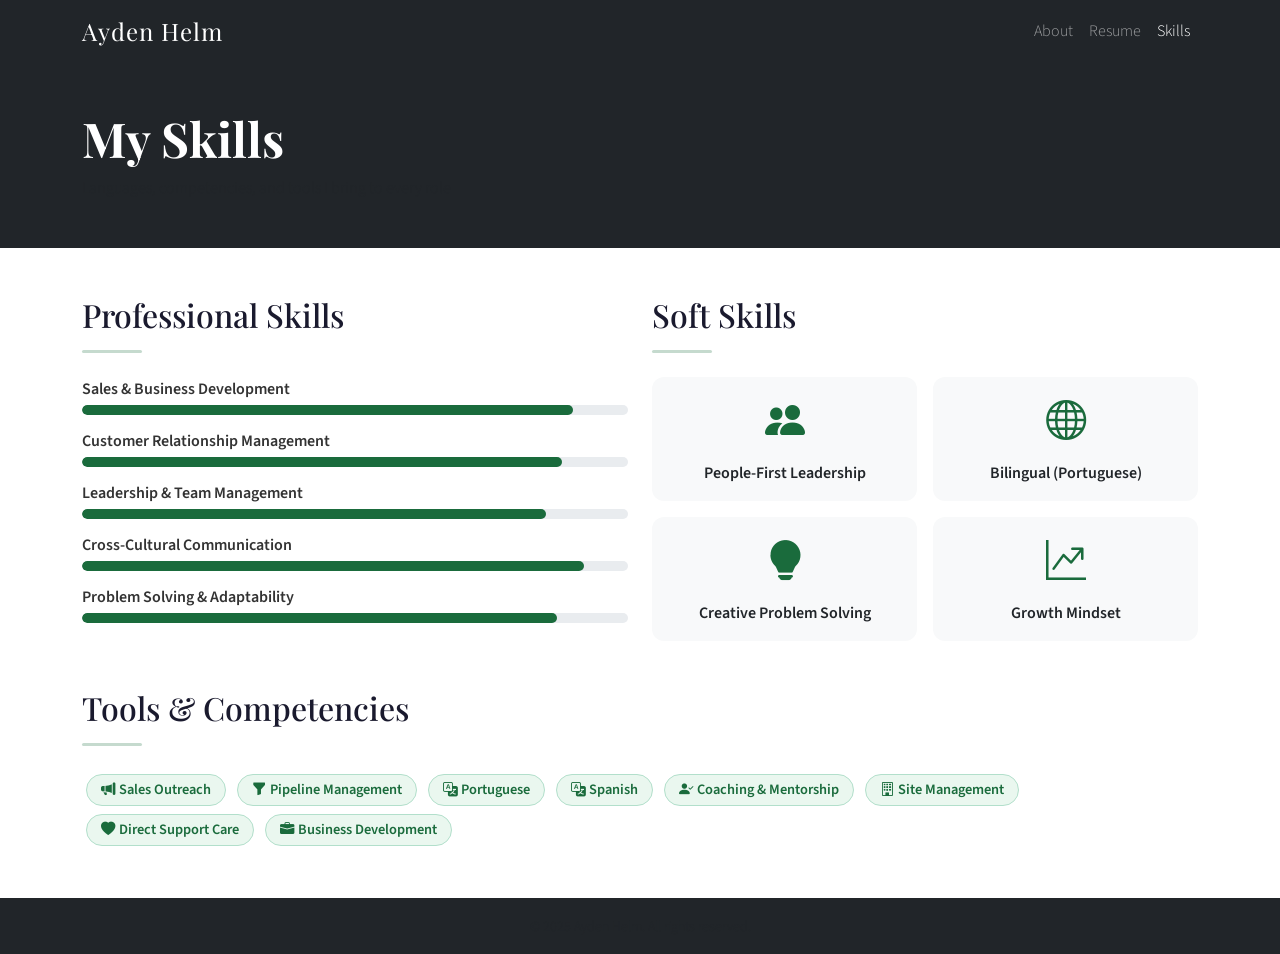
<file: skills.html>
<!DOCTYPE html>
<html lang="en">
<head>
  <meta charset="UTF-8"/>
  <meta name="viewport" content="width=device-width, initial-scale=1.0"/>
  <title>Skills | Ayden Helm</title>
  <link href="https://cdn.jsdelivr.net/npm/bootstrap@5.3.2/dist/css/bootstrap.min.css" rel="stylesheet"/>
  <link href="https://fonts.googleapis.com/css2?family=Playfair+Display:wght@700&family=Source+Sans+3:wght@300;400;600&display=swap" rel="stylesheet"/>
  <link rel="stylesheet" href="https://cdn.jsdelivr.net/npm/bootstrap-icons@1.11.3/font/bootstrap-icons.min.css"/>
  <link rel="stylesheet" href="custom1.css"/>
</head>
<body>

<nav class="navbar navbar-expand-lg navbar-dark bg-dark sticky-top">
  <div class="container">
    <a class="navbar-brand brand-name" href="index.html">Ayden Helm</a>
    <button class="navbar-toggler" type="button" data-bs-toggle="collapse" data-bs-target="#navbarNav">
      <span class="navbar-toggler-icon"></span>
    </button>
    <div class="collapse navbar-collapse" id="navbarNav">
      <ul class="navbar-nav ms-auto">
        <li class="nav-item"><a class="nav-link" href="index.html">About</a></li>
        <li class="nav-item"><a class="nav-link" href="resume.html">Resume</a></li>
        <li class="nav-item"><a class="nav-link active" href="skills.html">Skills</a></li>
      </ul>
    </div>
  </div>
</nav>

<div class="bg-dark text-white py-5">
  <div class="container">
    <h1 class="display-5 fw-bold" style="font-family:'Playfair Display',serif;">My Skills</h1>
    <p class="text-muted mb-0">Languages, competencies, and tools I bring to every role</p>
  </div>
</div>

<section class="py-5 bg-white">
  <div class="container">

    <div class="row mb-5">
      <div class="col-lg-6">
        <h3 class="section-title mb-2">Professional Skills</h3>
        <hr class="title-divider mb-4"/>

        <div class="skill-bar-label">Sales &amp; Business Development</div>
        <div class="progress"><div class="progress-bar" style="width:90%"></div></div>

        <div class="skill-bar-label">Customer Relationship Management</div>
        <div class="progress"><div class="progress-bar" style="width:88%"></div></div>

        <div class="skill-bar-label">Leadership &amp; Team Management</div>
        <div class="progress"><div class="progress-bar" style="width:85%"></div></div>

        <div class="skill-bar-label">Cross-Cultural Communication</div>
        <div class="progress"><div class="progress-bar" style="width:92%"></div></div>

        <div class="skill-bar-label">Problem Solving &amp; Adaptability</div>
        <div class="progress"><div class="progress-bar" style="width:87%"></div></div>
      </div>

      <div class="col-lg-6 mt-4 mt-lg-0">
        <h3 class="section-title mb-2">Soft Skills</h3>
        <hr class="title-divider mb-4"/>
        <div class="row g-3">
          <div class="col-6">
            <div class="card border-0 bg-light h-100 text-center p-3 highlight-card">
              <i class="bi bi-people-fill highlight-icon mb-2"></i>
              <div class="fw-semibold">People-First Leadership</div>
            </div>
          </div>
          <div class="col-6">
            <div class="card border-0 bg-light h-100 text-center p-3 highlight-card">
              <i class="bi bi-globe highlight-icon mb-2"></i>
              <div class="fw-semibold">Bilingual (Portuguese)</div>
            </div>
          </div>
          <div class="col-6">
            <div class="card border-0 bg-light h-100 text-center p-3 highlight-card">
              <i class="bi bi-lightbulb-fill highlight-icon mb-2"></i>
              <div class="fw-semibold">Creative Problem Solving</div>
            </div>
          </div>
          <div class="col-6">
            <div class="card border-0 bg-light h-100 text-center p-3 highlight-card">
              <i class="bi bi-graph-up-arrow highlight-icon mb-2"></i>
              <div class="fw-semibold">Growth Mindset</div>
            </div>
          </div>
        </div>
      </div>
    </div>

    <div class="row">
      <div class="col-12">
        <h3 class="section-title mb-2">Tools &amp; Competencies</h3>
        <hr class="title-divider mb-4"/>
        <div>
          <span class="skill-badge"><i class="bi bi-megaphone-fill me-1"></i>Sales Outreach</span>
          <span class="skill-badge"><i class="bi bi-funnel-fill me-1"></i>Pipeline Management</span>
          <span class="skill-badge"><i class="bi bi-translate me-1"></i>Portuguese</span>
          <span class="skill-badge"><i class="bi bi-translate me-1"></i>Spanish</span>
          <span class="skill-badge"><i class="bi bi-person-check-fill me-1"></i>Coaching &amp; Mentorship</span>
          <span class="skill-badge"><i class="bi bi-building me-1"></i>Site Management</span>
          <span class="skill-badge"><i class="bi bi-heart-fill me-1"></i>Direct Support Care</span>
          <span class="skill-badge"><i class="bi bi-briefcase-fill me-1"></i>Business Development</span>
        </div>
      </div>
    </div>

  </div>
</section>

<footer class="py-3 bg-dark text-center text-muted">
  <small>&copy; 2025 Ayden Helm. All rights reserved.</small>
</footer>

<script src="https://cdn.jsdelivr.net/npm/bootstrap@5.3.2/dist/js/bootstrap.bundle.min.js"></script>
</body>
</html>
</file>
<file: custom1.css>
/* custom1.css — Professional Bootstrap Pages Stylesheet */

:root {
  --accent: #1a6b3c;
  --accent-light: #28a05a;
  --dark: #1a1a2e;
}

body {
  font-family: 'Source Sans 3', sans-serif;
  font-weight: 300;
  color: #333;
}

.brand-name {
  font-family: 'Playfair Display', serif;
  font-size: 1.5rem;
  letter-spacing: 1px;
}

.hero-section {
  background: linear-gradient(135deg, #0d1b2a 0%, #1a3a2a 60%, #0a4020 100%);
  min-height: 88vh;
  padding: 80px 0;
}

.hero-subtitle {
  font-size: 0.85rem;
  letter-spacing: 3px;
  color: #aaa;
}

.hero-title {
  font-family: 'Playfair Display', serif;
  line-height: 1.15;
}

.text-accent { color: #4ecb7a; }

.hero-desc {
  color: #cdd9e5;
  max-width: 520px;
}

.btn-accent {
  background-color: var(--accent);
  border-color: var(--accent);
  color: #fff;
  font-weight: 600;
  transition: background 0.2s;
}
.btn-accent:hover {
  background-color: var(--accent-light);
  border-color: var(--accent-light);
  color: #fff;
}

/* Profile photo */
.profile-photo {
  width: 280px;
  height: 340px;
  object-fit: cover;
  object-position: top center;
  border-radius: 16px;
  border: 4px solid rgba(78, 203, 122, 0.4);
  box-shadow: 0 20px 60px rgba(0,0,0,0.5);
}

.section-title {
  font-family: 'Playfair Display', serif;
  font-size: 2rem;
  color: #1a1a2e;
}

.title-divider {
  width: 60px;
  height: 3px;
  background: var(--accent);
  border: none;
  border-radius: 2px;
}

.highlight-card {
  border-radius: 12px;
  transition: transform 0.2s, box-shadow 0.2s;
}
.highlight-card:hover {
  transform: translateY(-4px);
  box-shadow: 0 8px 24px rgba(0,0,0,0.12) !important;
}

.highlight-icon {
  font-size: 2.5rem;
  color: var(--accent);
  display: block;
}

.letter-spacing { letter-spacing: 2px; }

/* Resume Page */
.resume-section {
  border-left: 3px solid var(--accent);
  padding-left: 1.5rem;
  margin-bottom: 2.5rem;
}
.resume-section h4 { font-family: 'Playfair Display', serif; }
.resume-item { margin-bottom: 1.5rem; }
.resume-item .job-title { font-weight: 600; color: #1a1a2e; }
.resume-item .company { color: var(--accent); font-weight: 600; }
.resume-item .dates { font-size: 0.85rem; color: #888; }

/* Skills Page */
.skill-badge {
  display: inline-block;
  background: #eaf7ef;
  color: var(--accent);
  border: 1px solid #b2dfcb;
  border-radius: 20px;
  padding: 4px 14px;
  font-size: 0.9rem;
  margin: 4px;
  font-weight: 600;
}

.skill-bar-label { font-weight: 600; margin-bottom: 4px; }
.progress { height: 10px; border-radius: 10px; margin-bottom: 14px; }
.progress-bar { background: var(--accent); border-radius: 10px; }
</file>
